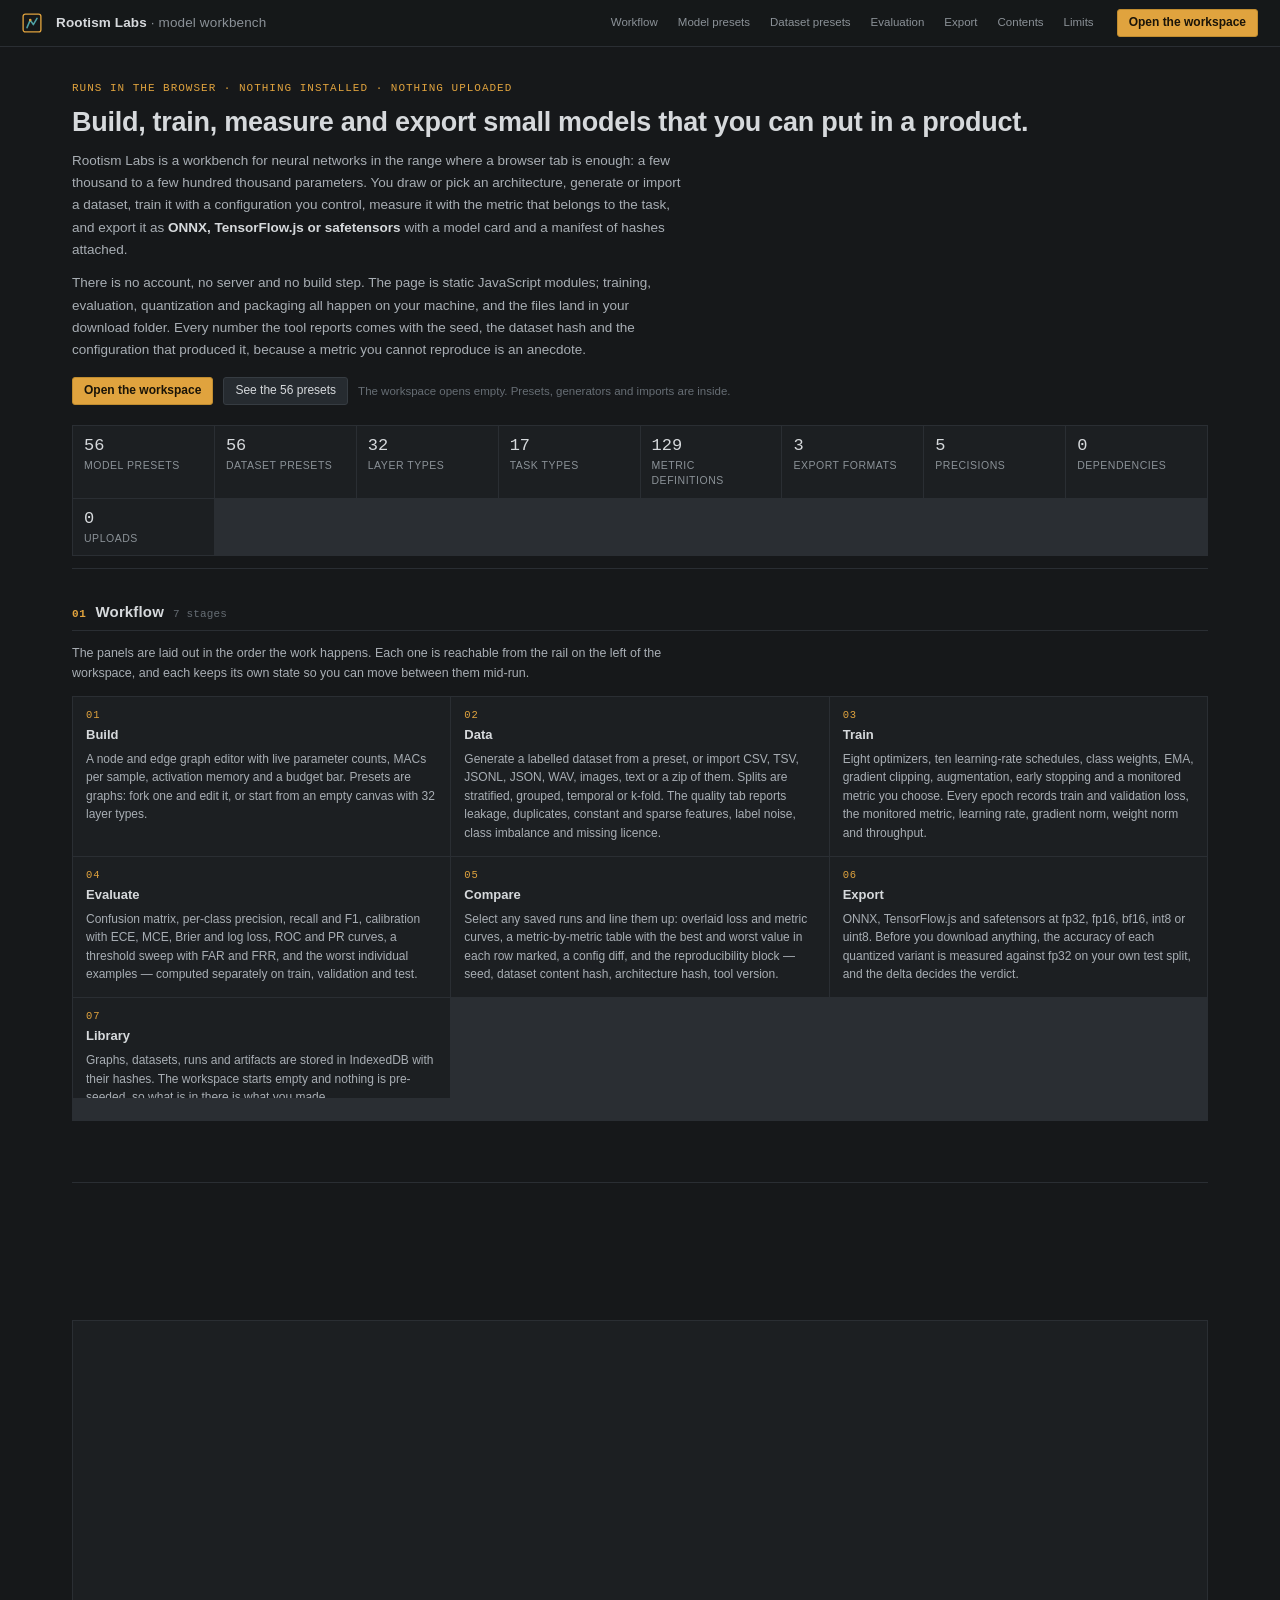
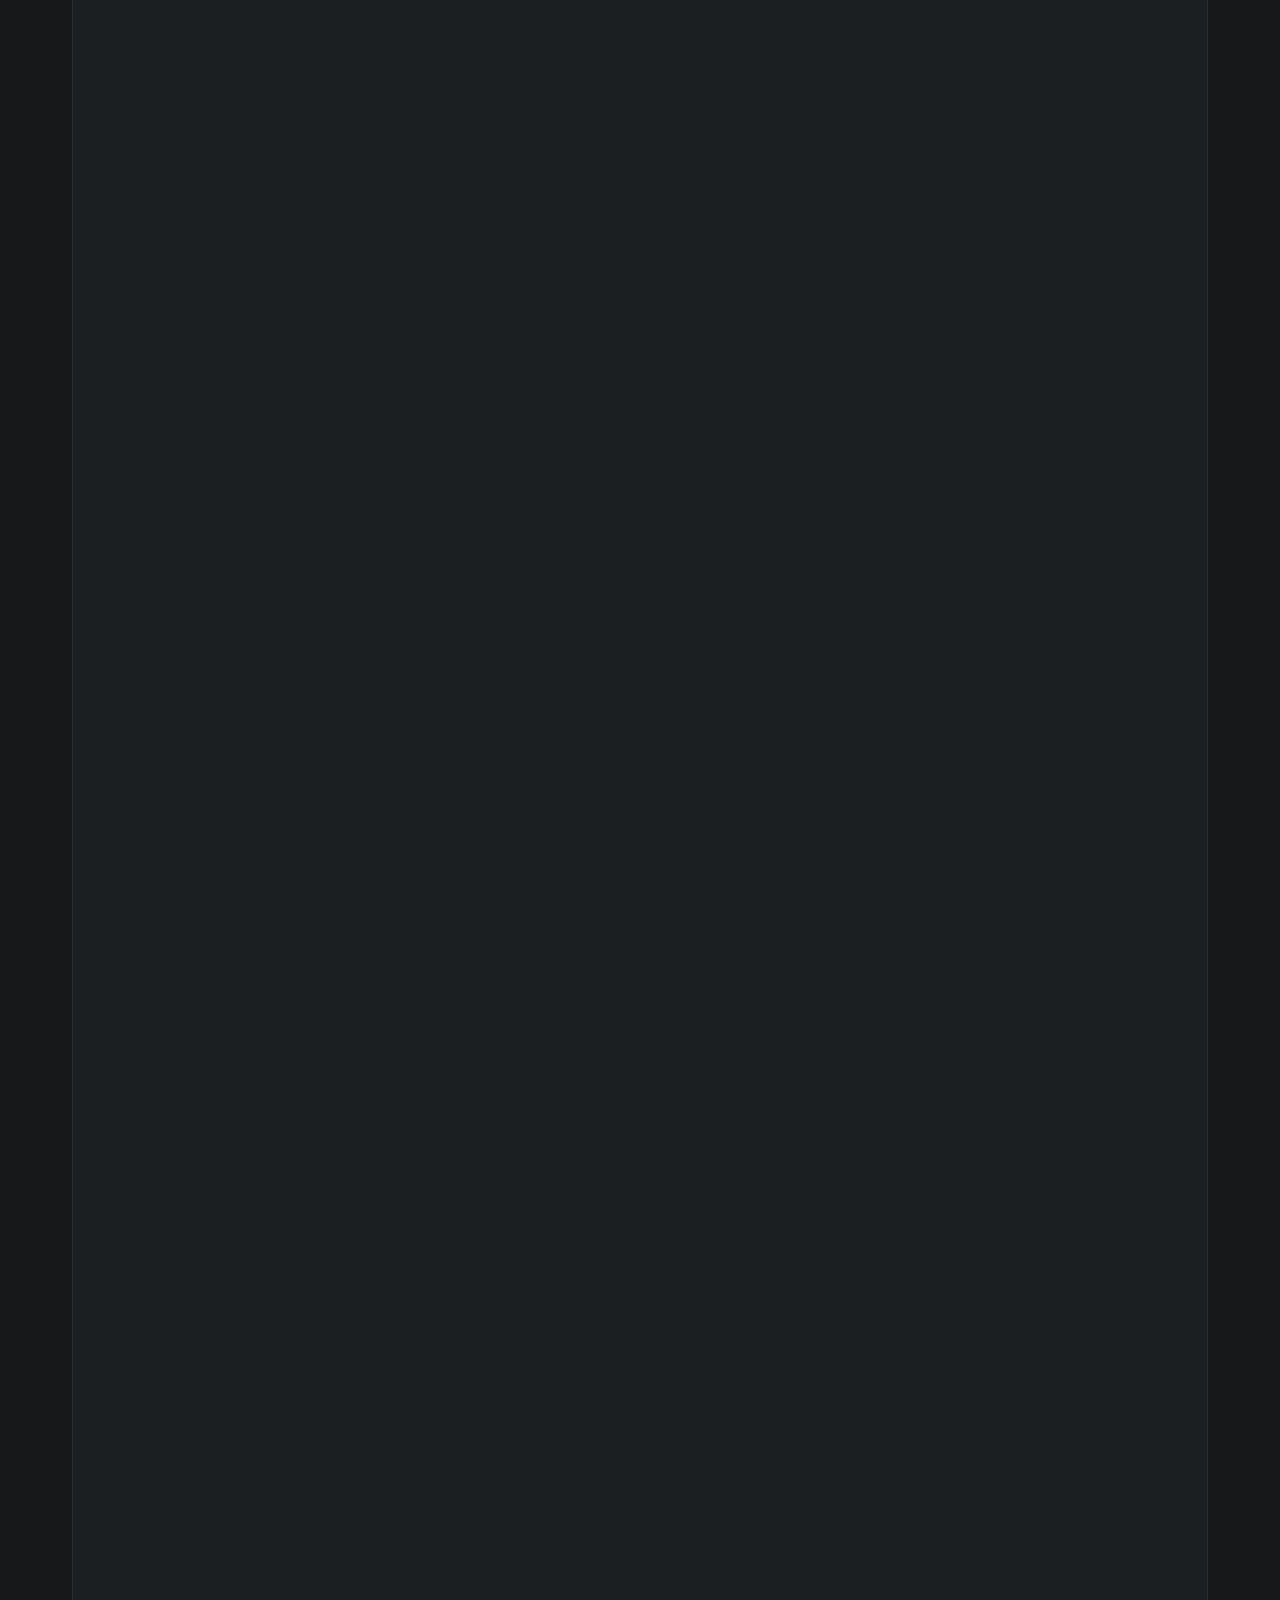
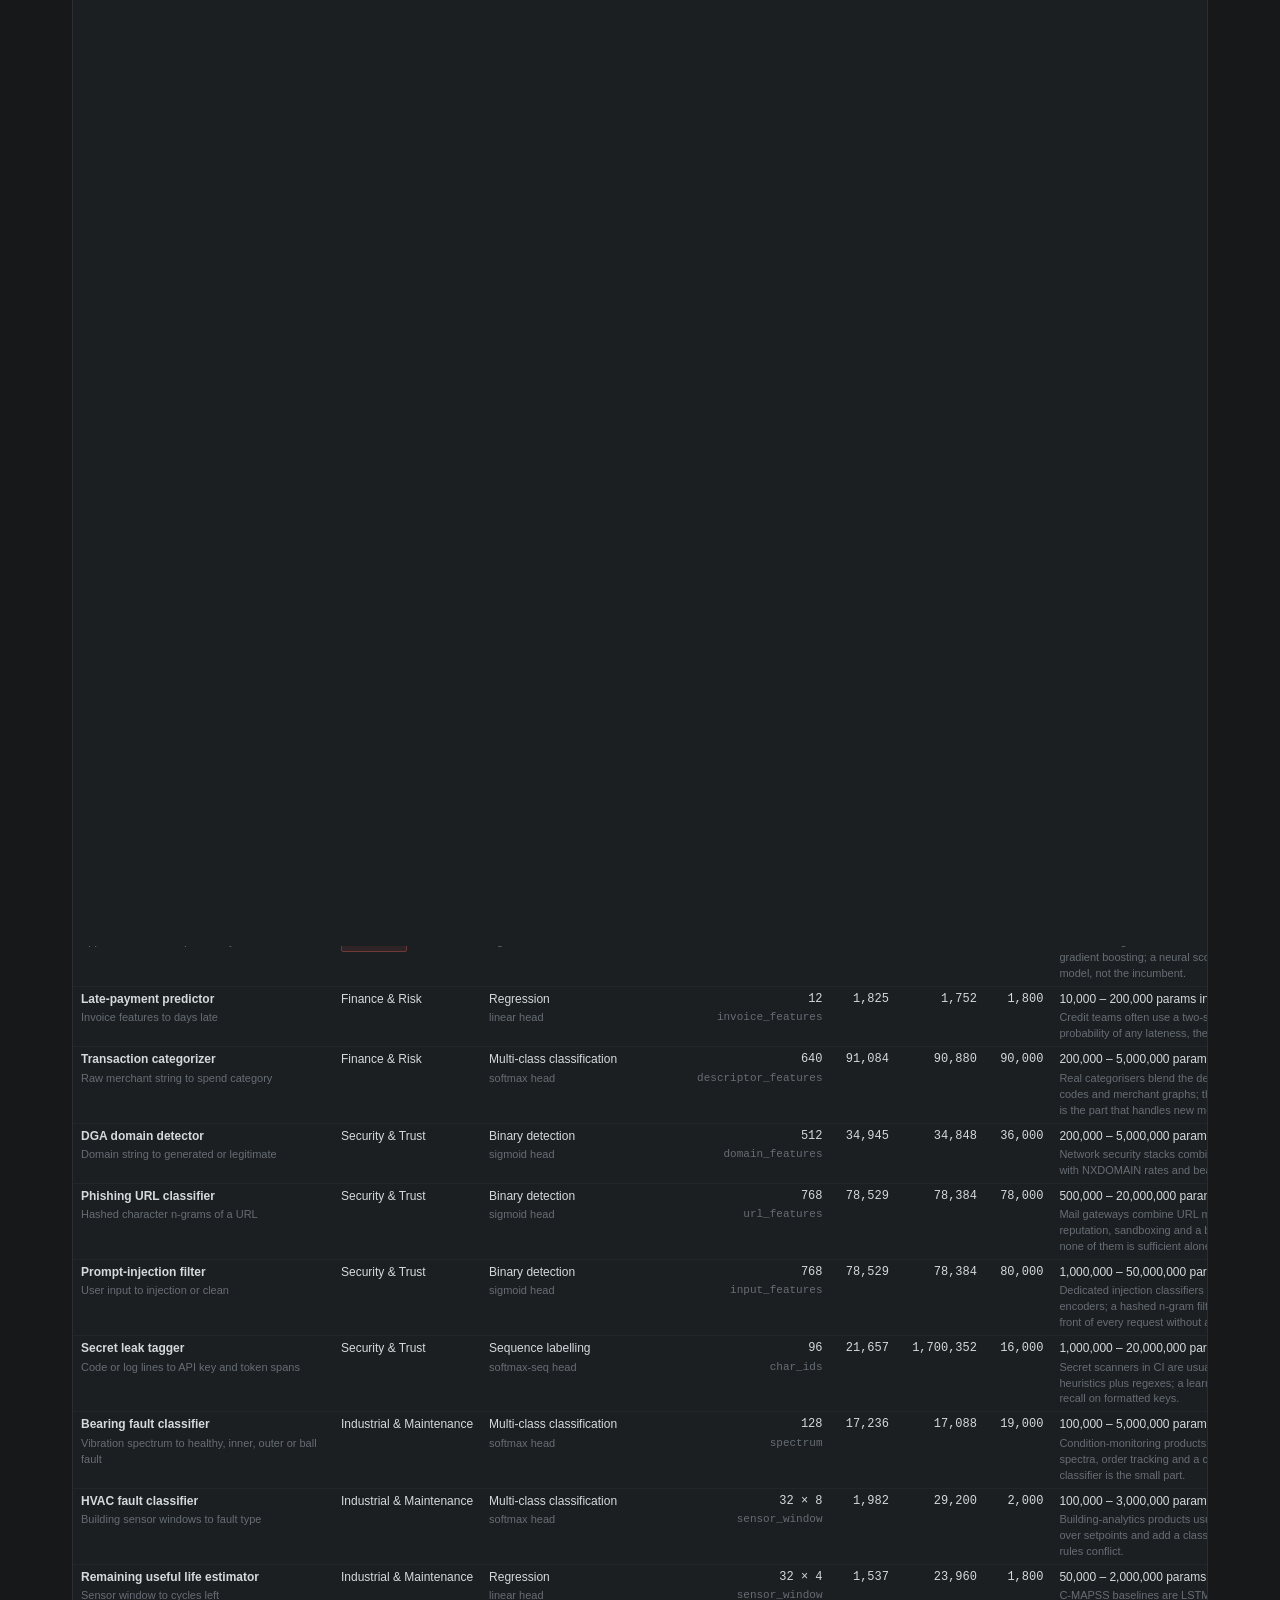
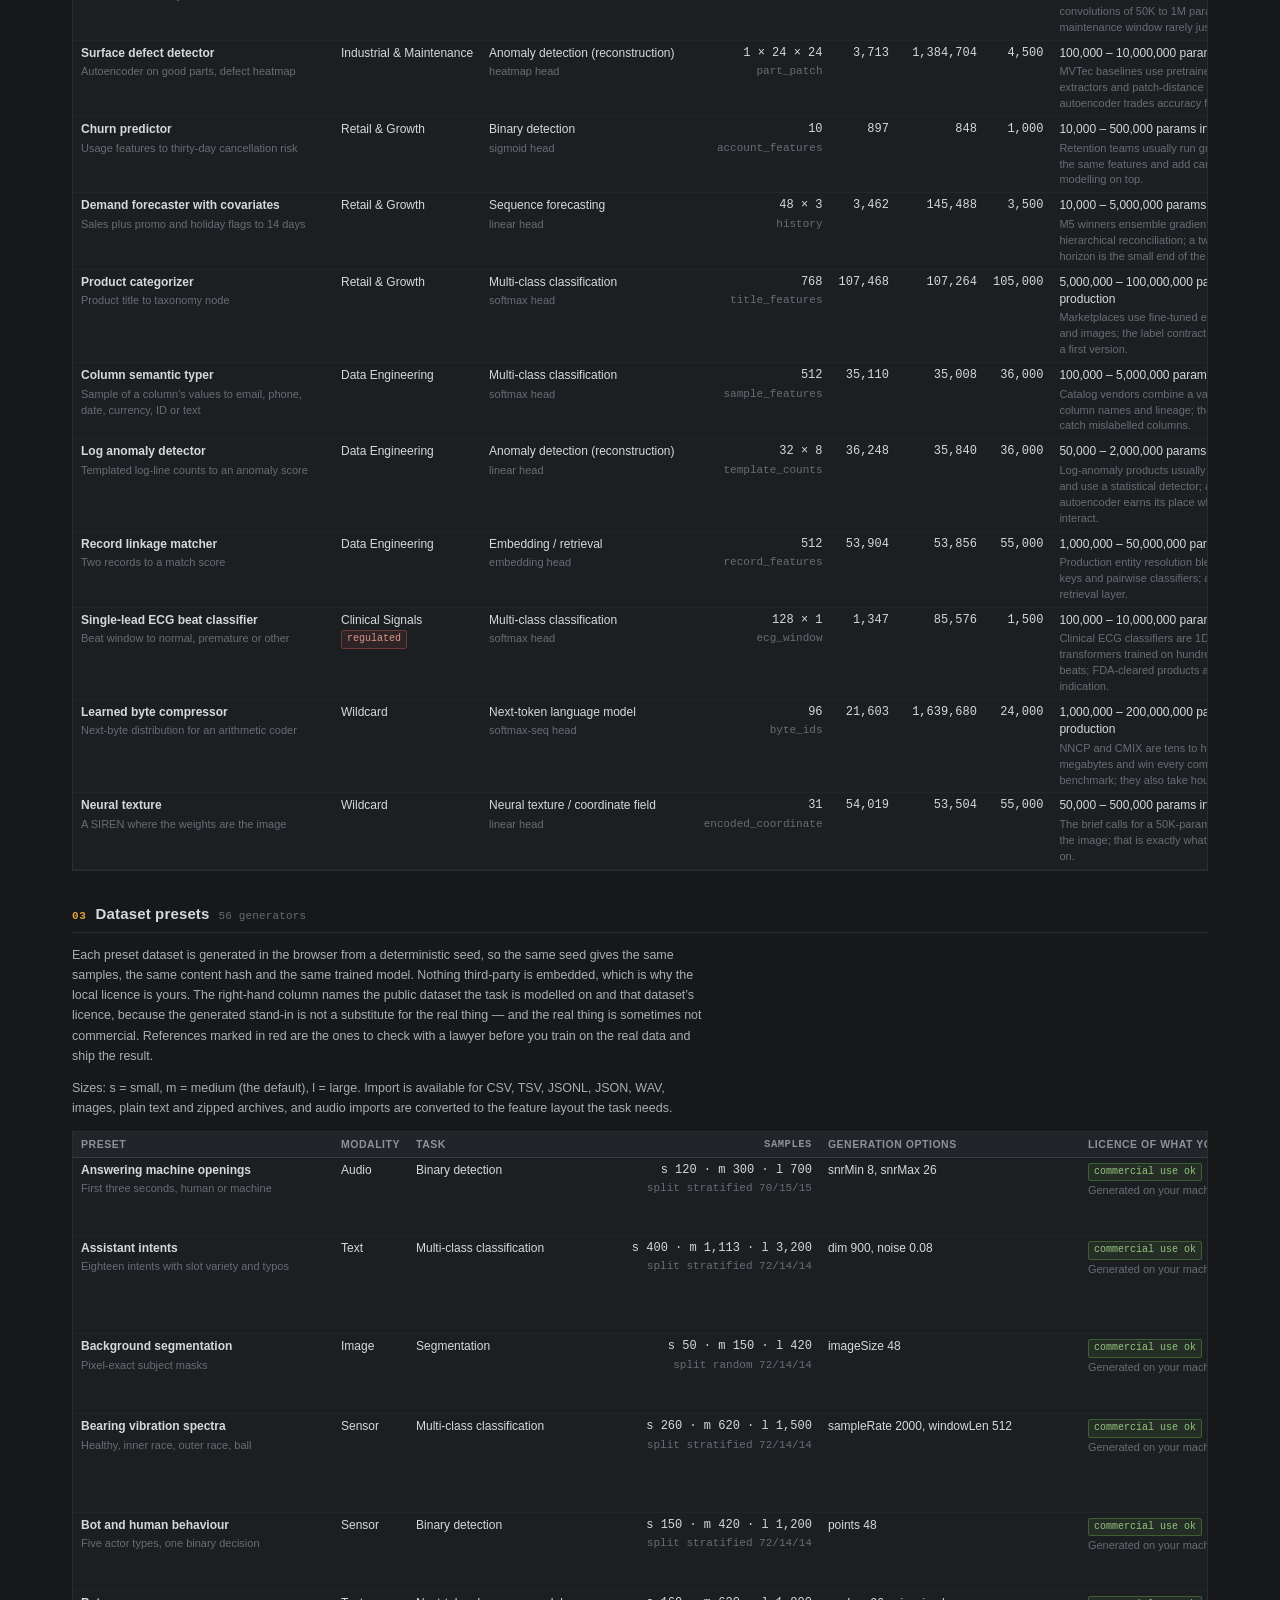
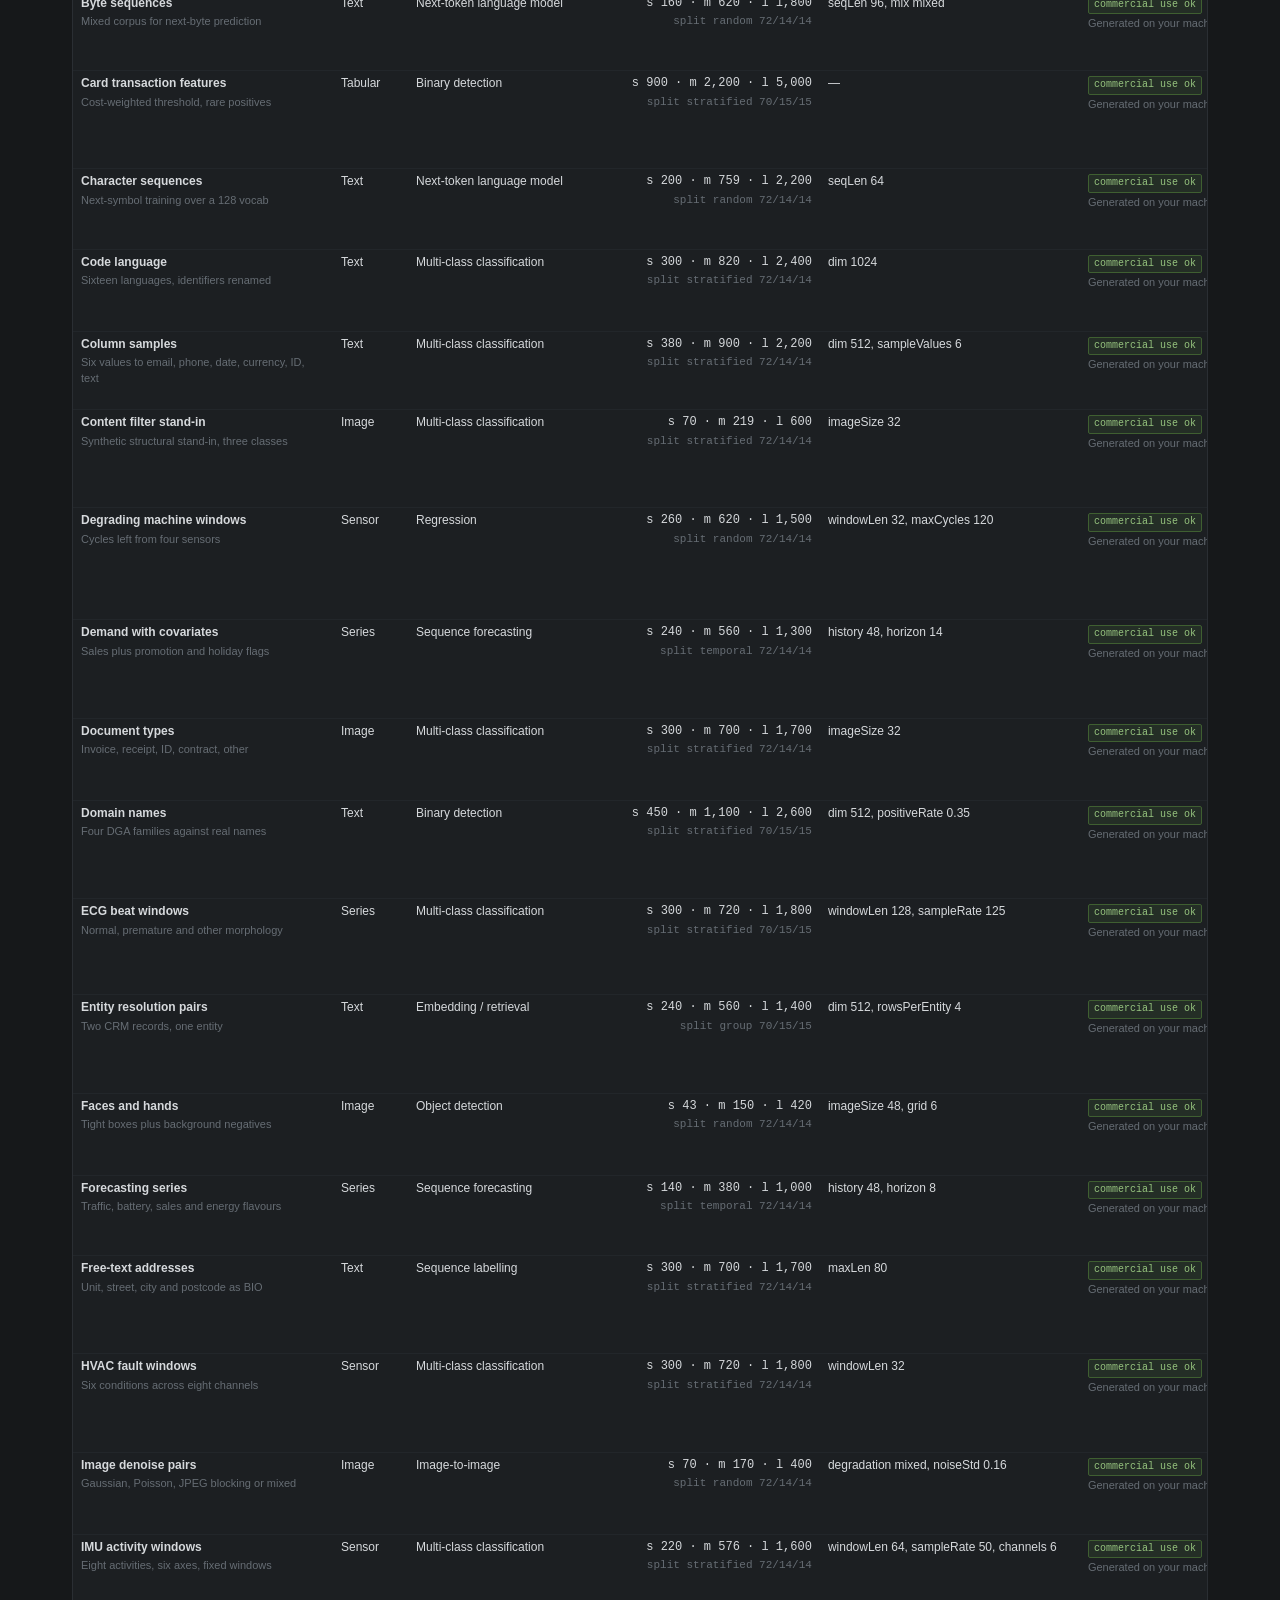
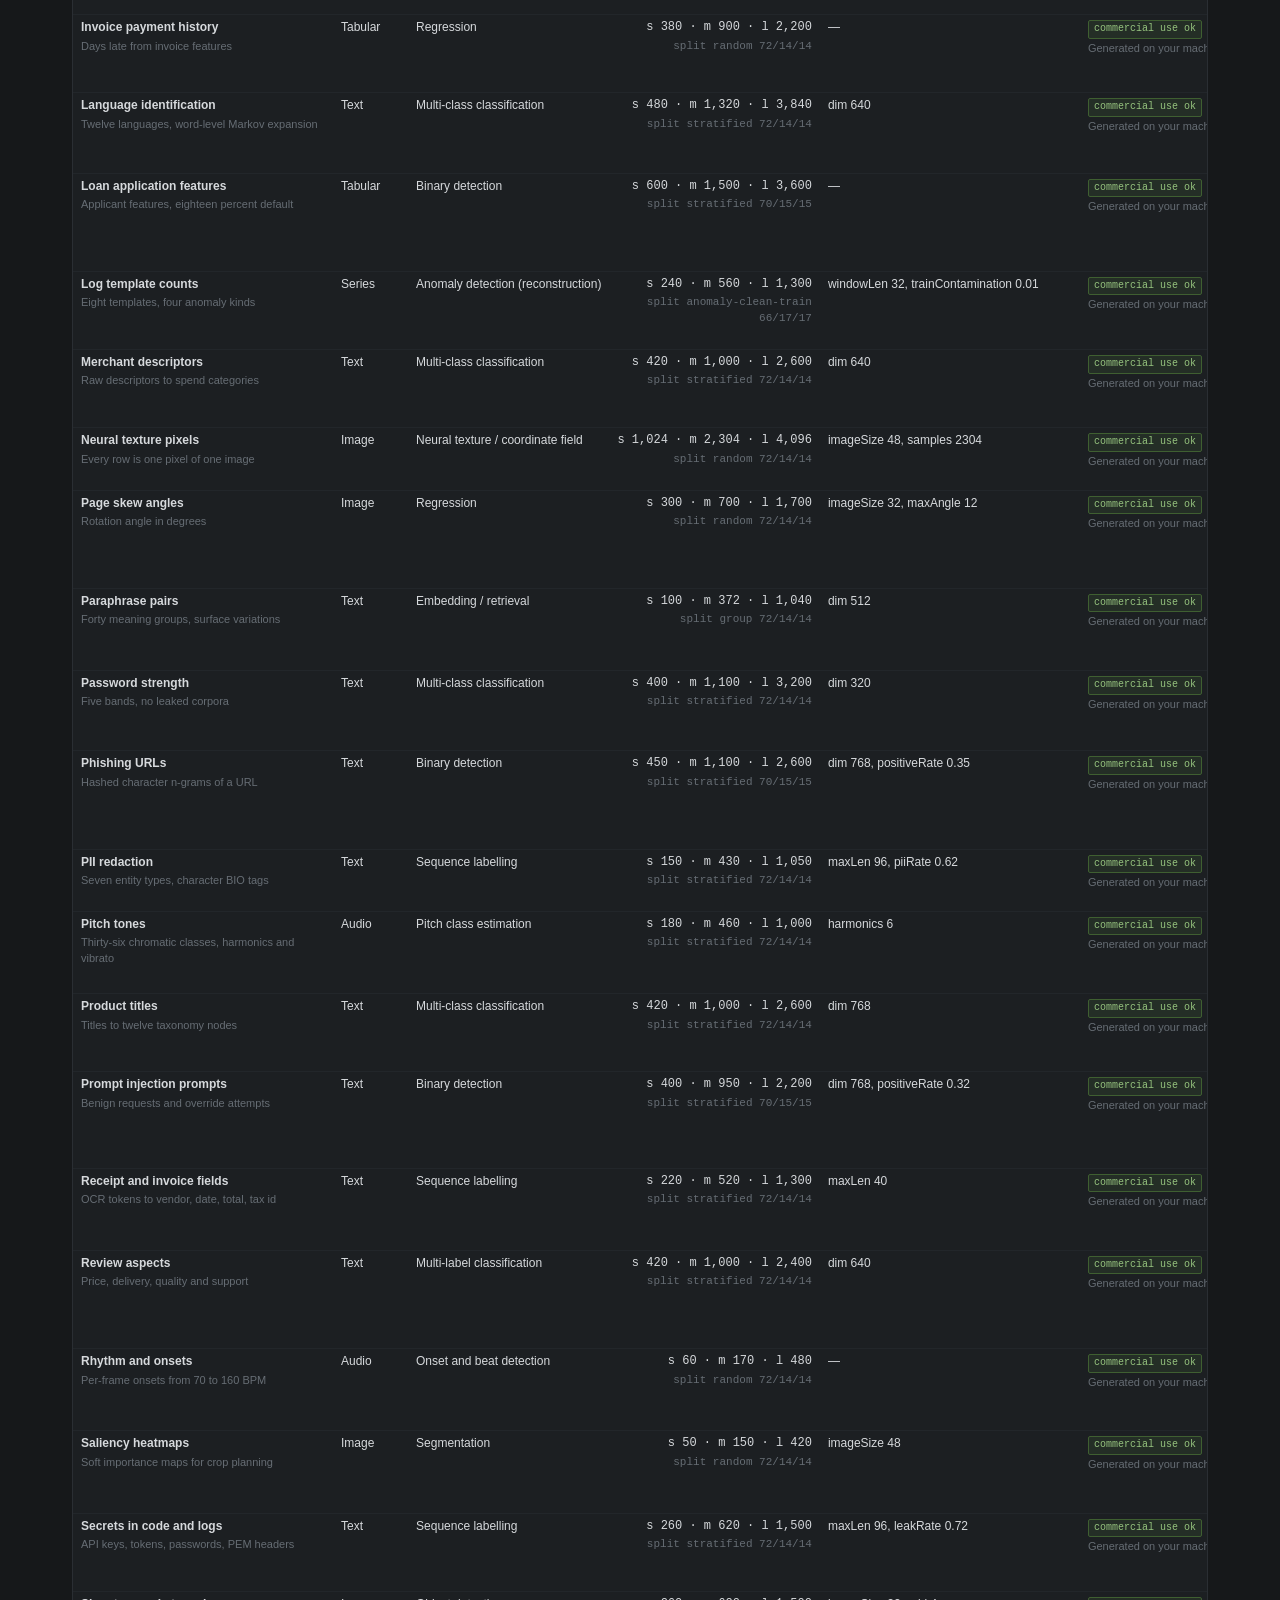
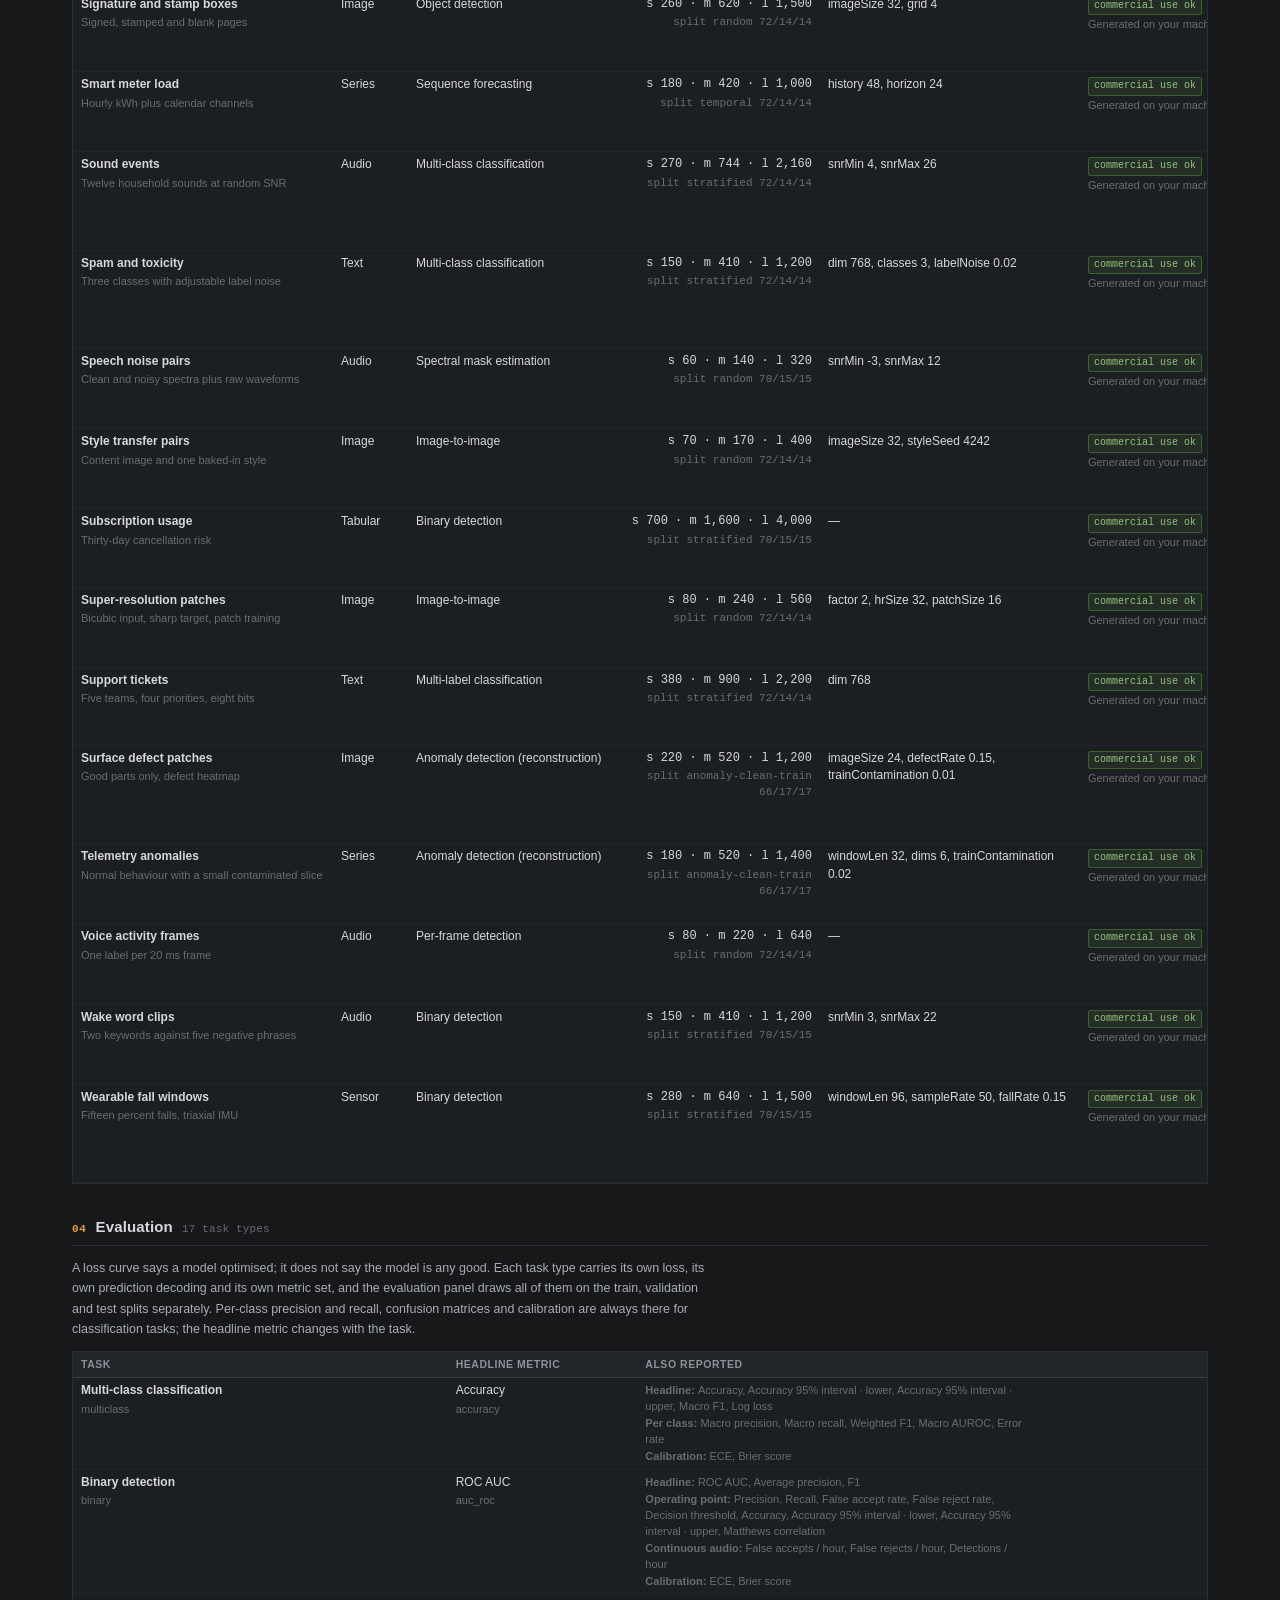
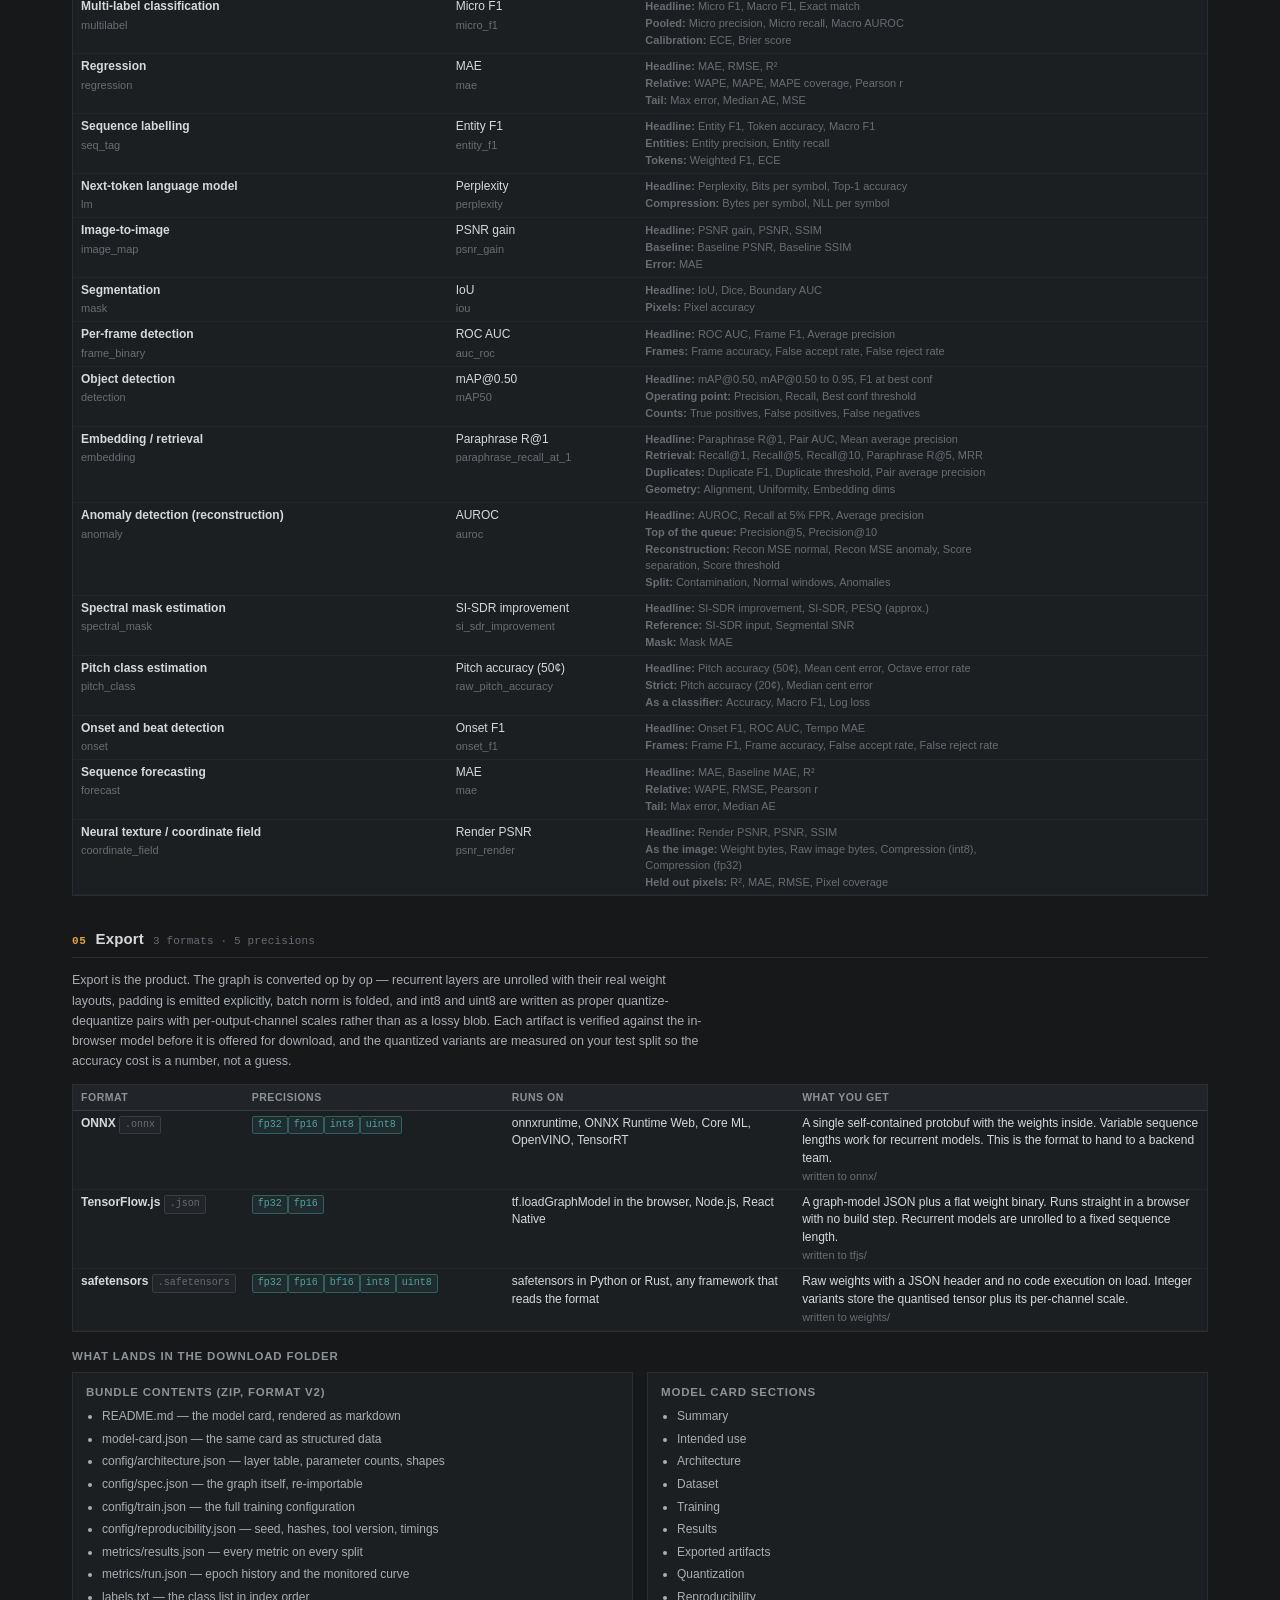
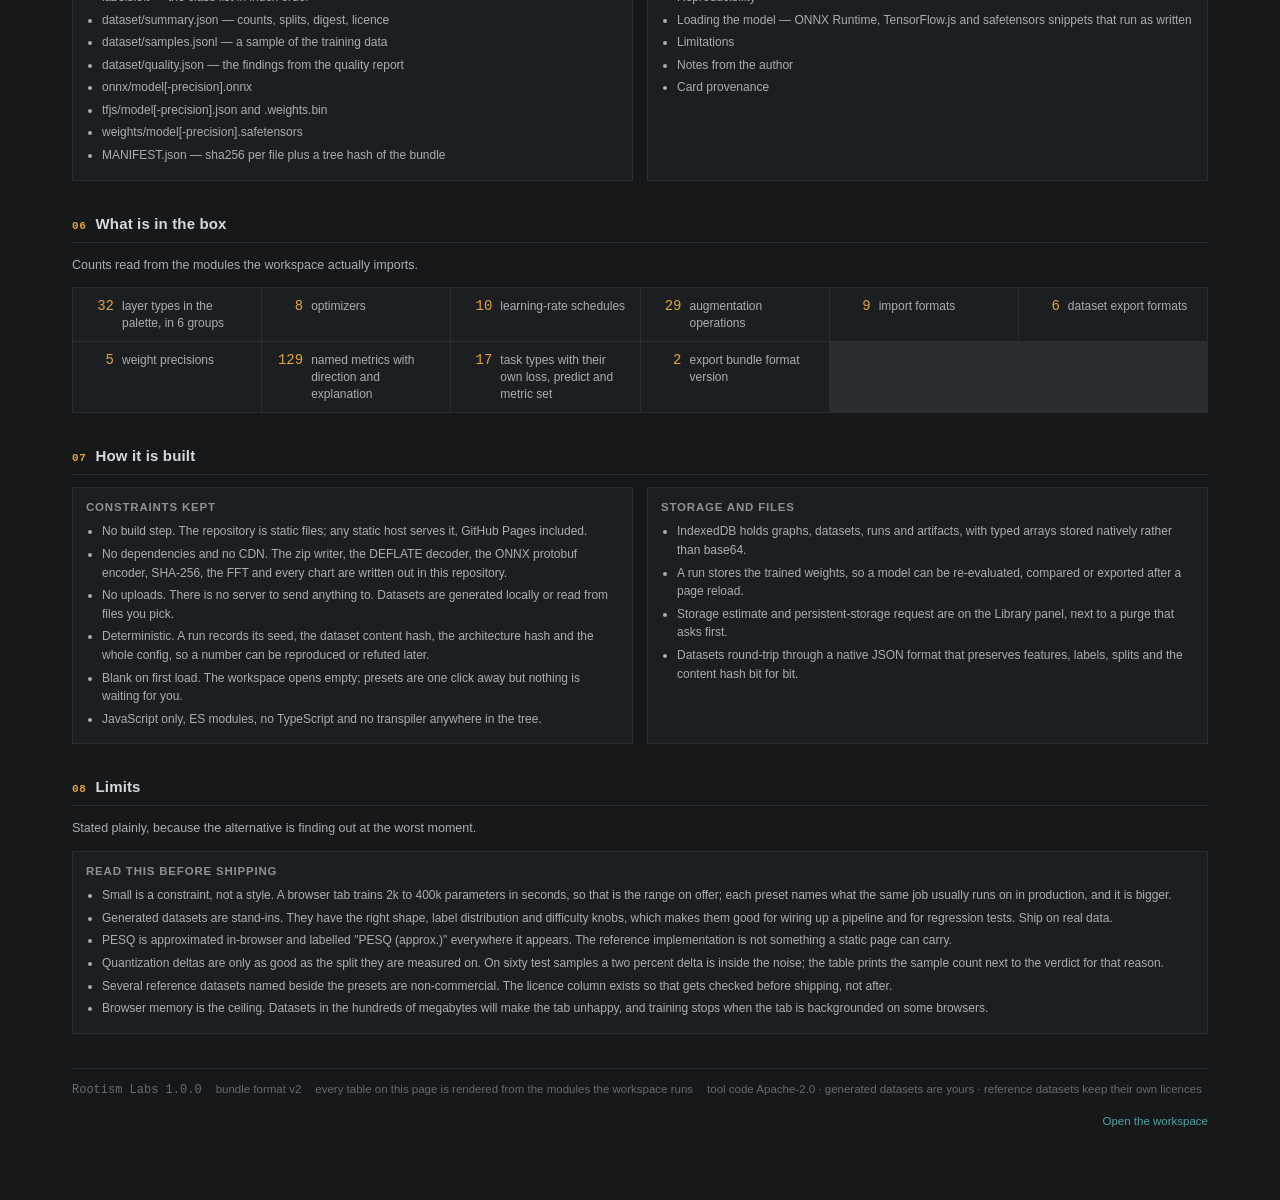
<file: index.html>
<!doctype html>
<html lang="en">
<head>
<meta charset="utf-8">
<meta name="viewport" content="width=device-width, initial-scale=1">
<title>Rootism Labs — build, train and export small models in the browser</title>
<meta name="description" content="A browser workbench for small neural networks: architecture graph editor, dataset presets and generators, training with full configuration, per-task evaluation, run comparison, and export to ONNX, TensorFlow.js and safetensors with int8 and fp16 quantization and a model card.">
<meta name="color-scheme" content="dark">
<link rel="stylesheet" href="assets/css/base.css">
<link rel="stylesheet" href="assets/css/landing.css">
</head>
<body>
<div id="bootmsg" style="padding:40px;font-family:ui-monospace,Menlo,monospace;color:#8b9298">Loading. No build step, no dependencies, no network calls beyond these files.</div>
<main class="landing" id="page"></main>
<script type="module" src="js/landing.js"></script>
</body>
</html>
</file>
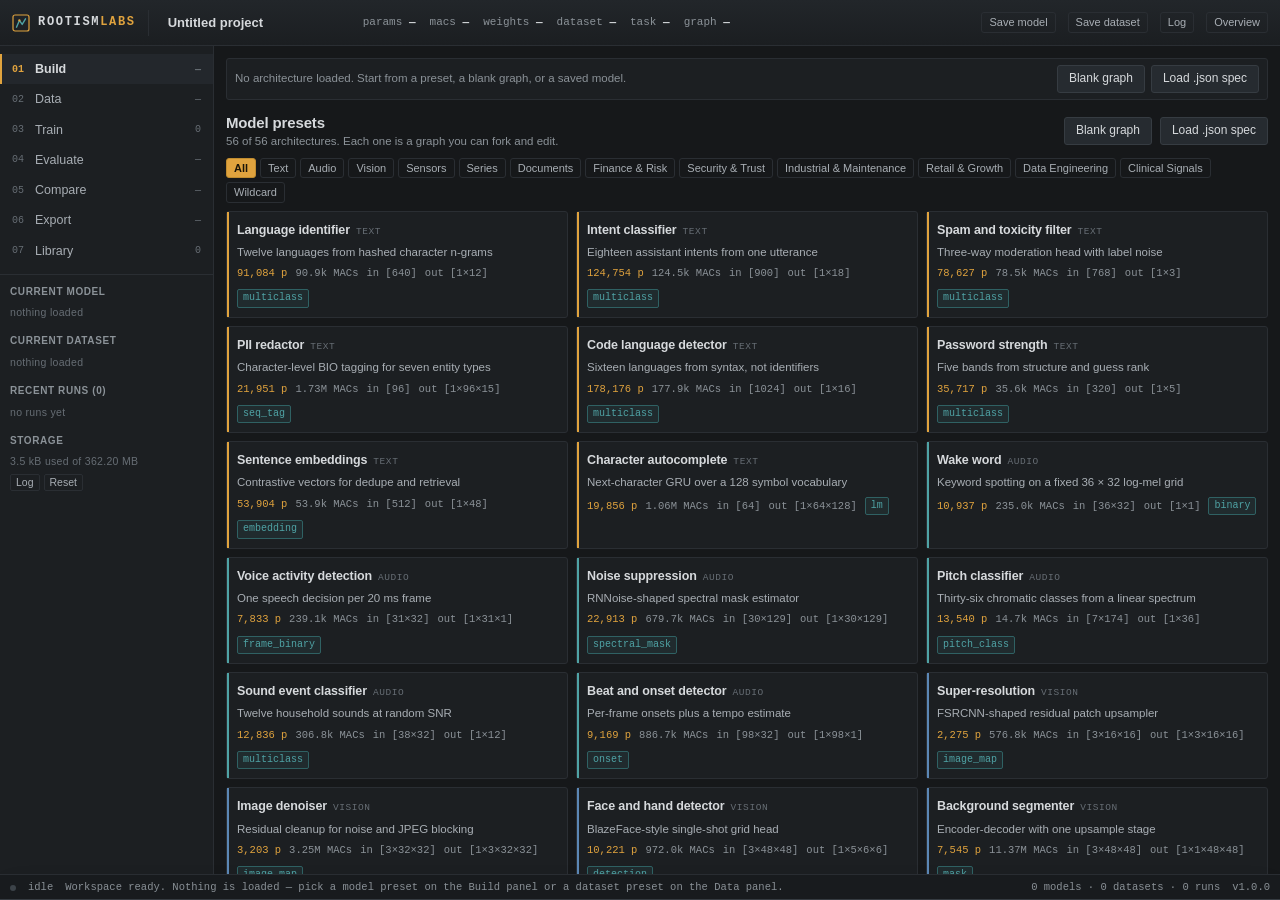
<file: studio.html>
<!doctype html>
<html lang="en">
<head>
<meta charset="utf-8">
<meta name="viewport" content="width=device-width, initial-scale=1">
<title>Rootism Labs — workspace</title>
<meta name="description" content="Build, train, evaluate and export small production models in the browser.">
<link rel="stylesheet" href="assets/css/base.css">
<link rel="stylesheet" href="assets/css/studio.css">
</head>
<body>
<div id="bootmsg" style="padding:40px;font-family:ui-monospace,Menlo,monospace;color:#8b9298">Loading the workspace. First load compiles nothing and downloads nothing; everything is local JavaScript.</div>
<script type="module" src="js/studio.js"></script>
</body>
</html>
</file>
<file: assets/css/base.css>
:root {
  --bg: #16181a;
  --bg-deep: #121416;
  --panel: #1c1f22;
  --panel-2: #212529;
  --panel-3: #262b30;
  --border: #2a2e33;
  --border-2: #363c42;
  --text: #d6d9dc;
  --text-dim: #a8aeb4;
  --muted: #8b9298;
  --faint: #666d74;
  --amber: #e0a33e;
  --amber-dim: #8a6626;
  --teal: #4fa3a5;
  --teal-dim: #2f6163;
  --red: #c9564c;
  --green: #6aa84f;
  --blue: #5b87b5;
  --violet: #8a7bb0;
  --mono: ui-monospace, SFMono-Regular, "SF Mono", Menlo, Consolas, "Liberation Mono", monospace;
  --sans: -apple-system, BlinkMacSystemFont, "Segoe UI", Roboto, "Helvetica Neue", Arial, sans-serif;
  --row-h: 26px;
  --radius: 3px;
}

* { box-sizing: border-box; }

html, body {
  margin: 0;
  padding: 0;
  background: var(--bg);
  color: var(--text);
  font-family: var(--sans);
  font-size: 13px;
  line-height: 1.45;
  -webkit-font-smoothing: antialiased;
}

body { min-height: 100vh; }

a { color: var(--teal); text-decoration: none; }
a:hover { color: var(--amber); text-decoration: underline; }

h1, h2, h3, h4 { margin: 0; font-weight: 600; letter-spacing: -0.01em; }
h1 { font-size: 20px; }
h2 { font-size: 15px; }
h3 { font-size: 13px; }
h4 { font-size: 12px; text-transform: uppercase; letter-spacing: 0.06em; color: var(--muted); font-weight: 600; }

p { margin: 0 0 8px; }
p:last-child { margin-bottom: 0; }

code, kbd, samp, .mono { font-family: var(--mono); font-size: 12px; }

.num { font-family: var(--mono); font-variant-numeric: tabular-nums; }

hr { border: 0; border-top: 1px solid var(--border); margin: 12px 0; }

::selection { background: rgba(224, 163, 62, 0.28); }

::-webkit-scrollbar { width: 10px; height: 10px; }
::-webkit-scrollbar-track { background: var(--bg-deep); }
::-webkit-scrollbar-thumb { background: #343a40; border: 2px solid var(--bg-deep); border-radius: 6px; }
::-webkit-scrollbar-thumb:hover { background: #454c53; }

.row { display: flex; align-items: center; gap: 8px; }
.row.wrap { flex-wrap: wrap; }
.row.top { align-items: flex-start; }
.row.between { justify-content: space-between; }
.row.end { justify-content: flex-end; }
.row.grow { flex: 1 1 auto; min-width: 0; }
.col { display: flex; flex-direction: column; gap: 8px; }
.col.grow { flex: 1 1 auto; min-height: 0; }
.spacer { flex: 1 1 auto; }
.gap4 { gap: 4px; } .gap6 { gap: 6px; } .gap12 { gap: 12px; } .gap16 { gap: 16px; }
.mt4 { margin-top: 4px; } .mt8 { margin-top: 8px; } .mt12 { margin-top: 12px; } .mt16 { margin-top: 16px; }
.mb4 { margin-bottom: 4px; } .mb8 { margin-bottom: 8px; } .mb12 { margin-bottom: 12px; }
.hidden { display: none !important; }
.dim { color: var(--muted); }
.faint { color: var(--faint); }
.small { font-size: 11.5px; }
.tiny { font-size: 10.5px; letter-spacing: 0.03em; }
.bold { font-weight: 600; }
.right { text-align: right; }
.center { text-align: center; }
.ell { overflow: hidden; text-overflow: ellipsis; white-space: nowrap; }
.upper { text-transform: uppercase; letter-spacing: 0.07em; }
.amber { color: var(--amber); }
.teal { color: var(--teal); }
.red { color: var(--red); }
.green { color: var(--green); }
.blue { color: var(--blue); }

button, .btn {
  font-family: var(--sans);
  font-size: 12px;
  color: var(--text);
  background: var(--panel-3);
  border: 1px solid var(--border-2);
  border-radius: var(--radius);
  padding: 5px 11px;
  cursor: pointer;
  line-height: 1.3;
  white-space: nowrap;
  transition: background 90ms linear, border-color 90ms linear, color 90ms linear;
}
button:hover, .btn:hover { background: #2f353b; border-color: #454c53; }
button:active, .btn:active { background: #23282d; }
button:disabled, .btn:disabled { opacity: 0.42; cursor: not-allowed; }
button:focus-visible, .btn:focus-visible, input:focus-visible, select:focus-visible, textarea:focus-visible {
  outline: 1px solid var(--amber);
  outline-offset: 1px;
}
button.primary, .btn.primary { background: var(--amber); border-color: #c08c2f; color: #1a1408; font-weight: 600; }
button.primary:hover { background: #eeb252; }
button.teal, .btn.teal { background: var(--teal-dim); border-color: #3d7a7c; color: #dcecec; }
button.teal:hover { background: #387375; }
button.danger, .btn.danger { background: #4a2a27; border-color: #6d3a35; color: #f0cfcb; }
button.danger:hover { background: #5c332f; }
button.ghost, .btn.ghost { background: transparent; border-color: var(--border); color: var(--text-dim); }
button.ghost:hover { background: var(--panel-2); color: var(--text); }
button.sm, .btn.sm { padding: 2px 7px; font-size: 11px; }
button.xs, .btn.xs { padding: 1px 5px; font-size: 10.5px; border-radius: 2px; }

input[type=text], input[type=number], input[type=search], input[type=url], select, textarea {
  font-family: var(--sans);
  font-size: 12px;
  color: var(--text);
  background: var(--bg-deep);
  border: 1px solid var(--border-2);
  border-radius: var(--radius);
  padding: 4px 7px;
  min-width: 0;
}
input[type=number], .mono-input { font-family: var(--mono); }
input:focus, select:focus, textarea:focus { border-color: var(--teal-dim); background: #101315; }
input:disabled, select:disabled, textarea:disabled { opacity: 0.45; }
textarea { resize: vertical; line-height: 1.5; }
select { cursor: pointer; padding-right: 20px; }

input[type=range] {
  -webkit-appearance: none;
  appearance: none;
  height: 16px;
  background: transparent;
  cursor: pointer;
}
input[type=range]::-webkit-slider-runnable-track { height: 3px; background: var(--border-2); border-radius: 2px; }
input[type=range]::-webkit-slider-thumb {
  -webkit-appearance: none;
  width: 11px; height: 11px; margin-top: -4px;
  background: var(--amber); border-radius: 50%; border: 0;
}
input[type=range]::-moz-range-track { height: 3px; background: var(--border-2); border-radius: 2px; }
input[type=range]::-moz-range-thumb { width: 11px; height: 11px; background: var(--amber); border: 0; border-radius: 50%; }

input[type=checkbox], input[type=radio] {
  -webkit-appearance: none;
  appearance: none;
  width: 13px; height: 13px;
  margin: 0;
  border: 1px solid var(--border-2);
  background: var(--bg-deep);
  cursor: pointer;
  position: relative;
  flex: 0 0 auto;
  vertical-align: -2px;
}
input[type=radio] { border-radius: 50%; }
input[type=checkbox] { border-radius: 2px; }
input[type=checkbox]:checked { background: var(--amber); border-color: var(--amber); }
input[type=checkbox]:checked::after {
  content: "";
  position: absolute;
  left: 3px; top: 0px;
  width: 4px; height: 8px;
  border: solid #1a1408;
  border-width: 0 2px 2px 0;
  transform: rotate(42deg);
}
input[type=radio]:checked { background: var(--bg-deep); border-color: var(--amber); }
input[type=radio]:checked::after {
  content: "";
  position: absolute;
  left: 2px; top: 2px;
  width: 7px; height: 7px;
  background: var(--amber);
  border-radius: 50%;
}

label.field { display: flex; flex-direction: column; gap: 3px; min-width: 0; }
label.field > span.lbl { font-size: 10.5px; text-transform: uppercase; letter-spacing: 0.06em; color: var(--muted); }
label.inline { display: inline-flex; align-items: center; gap: 6px; cursor: pointer; }
label.inline input { cursor: pointer; }

.panel {
  background: var(--panel);
  border: 1px solid var(--border);
  border-radius: var(--radius);
}
.panel > header, .panel-head {
  display: flex;
  align-items: center;
  gap: 8px;
  padding: 7px 10px;
  border-bottom: 1px solid var(--border);
  background: linear-gradient(180deg, #20242800, #202428);
}
.panel-head h3 { font-size: 12px; text-transform: uppercase; letter-spacing: 0.07em; color: var(--text-dim); }
.panel-body { padding: 10px; }
.panel-body.tight { padding: 6px 8px; }
.panel-body.flush { padding: 0; }

.section-title {
  font-size: 10.5px;
  text-transform: uppercase;
  letter-spacing: 0.09em;
  color: var(--muted);
  border-bottom: 1px solid var(--border);
  padding-bottom: 4px;
  margin-bottom: 8px;
  display: flex;
  align-items: baseline;
  gap: 8px;
}
.section-title .count { color: var(--faint); font-family: var(--mono); letter-spacing: 0; }

table.data { width: 100%; border-collapse: collapse; font-size: 12px; }
table.data th {
  text-align: left;
  font-weight: 600;
  font-size: 10.5px;
  text-transform: uppercase;
  letter-spacing: 0.05em;
  color: var(--muted);
  padding: 5px 8px;
  border-bottom: 1px solid var(--border-2);
  background: var(--panel-2);
  position: sticky;
  top: 0;
  z-index: 1;
  white-space: nowrap;
}
table.data td { padding: 4px 8px; border-bottom: 1px solid #22262a; vertical-align: top; }
table.data tr:hover td { background: #20242a; }
table.data td.n, table.data th.n { text-align: right; font-family: var(--mono); font-variant-numeric: tabular-nums; }
table.data.compact td, table.data.compact th { padding: 2px 6px; }
table.data tr.selected td { background: #2b2a22; box-shadow: inset 2px 0 0 var(--amber); }

.badge {
  display: inline-block;
  font-family: var(--mono);
  font-size: 10px;
  padding: 1px 5px;
  border-radius: 2px;
  border: 1px solid var(--border-2);
  color: var(--text-dim);
  background: var(--panel-2);
  white-space: nowrap;
}
.badge.amber { color: var(--amber); border-color: var(--amber-dim); background: rgba(224, 163, 62, 0.09); }
.badge.teal { color: var(--teal); border-color: var(--teal-dim); background: rgba(79, 163, 165, 0.09); }
.badge.red { color: #e0938c; border-color: #6d3a35; background: rgba(201, 86, 76, 0.11); }
.badge.green { color: #96c47f; border-color: #3f5f31; background: rgba(106, 168, 79, 0.11); }
.badge.blue { color: #93b4d6; border-color: #37536f; background: rgba(91, 135, 181, 0.11); }
.badge.plain { color: var(--faint); }

.chip {
  display: inline-flex;
  align-items: center;
  gap: 5px;
  padding: 2px 8px;
  border: 1px solid var(--border-2);
  border-radius: 11px;
  background: var(--panel-2);
  font-size: 11px;
  color: var(--text-dim);
  cursor: default;
}
.chip.clickable { cursor: pointer; }
.chip.clickable:hover { border-color: var(--teal-dim); color: var(--text); }
.chip.on { border-color: var(--amber-dim); background: rgba(224, 163, 62, 0.12); color: var(--amber); }

.tabs { display: flex; gap: 0; border-bottom: 1px solid var(--border); }
.tabs button {
  background: transparent;
  border: 0;
  border-bottom: 2px solid transparent;
  border-radius: 0;
  color: var(--muted);
  padding: 7px 12px;
  font-size: 12px;
}
.tabs button:hover { color: var(--text); background: #1f2327; }
.tabs button.on { color: var(--amber); border-bottom-color: var(--amber); background: #20232700; }

.progress { height: 5px; background: var(--bg-deep); border: 1px solid var(--border); border-radius: 3px; overflow: hidden; }
.progress > i { display: block; height: 100%; background: var(--amber); transition: width 120ms linear; }
.progress.teal > i { background: var(--teal); }
.progress.thin { height: 3px; border: 0; }

.meter { display: flex; align-items: center; gap: 6px; }
.meter .bar { flex: 1 1 auto; height: 6px; background: var(--bg-deep); border: 1px solid var(--border); position: relative; border-radius: 2px; }
.meter .bar > i { position: absolute; left: 0; top: 0; bottom: 0; background: var(--teal); }
.meter .bar > u { position: absolute; top: -3px; bottom: -3px; width: 1px; background: var(--amber); }

.kv { display: grid; grid-template-columns: minmax(90px, auto) 1fr; gap: 3px 10px; font-size: 12px; }
.kv dt { color: var(--muted); }
.kv dd { margin: 0; font-family: var(--mono); font-variant-numeric: tabular-nums; overflow-wrap: anywhere; }

.log {
  font-family: var(--mono);
  font-size: 11.5px;
  line-height: 1.5;
  background: var(--bg-deep);
  border: 1px solid var(--border);
  border-radius: var(--radius);
  padding: 6px 8px;
  overflow: auto;
}
.log .line { white-space: pre-wrap; word-break: break-word; }
.log .t { color: var(--faint); }
.log .lvl-info { color: var(--text-dim); }
.log .lvl-warn { color: var(--amber); }
.log .lvl-error { color: #e0938c; }
.log .lvl-ok { color: #96c47f; }

.callout {
  border: 1px solid var(--border-2);
  border-left: 3px solid var(--teal);
  background: var(--panel-2);
  padding: 8px 10px;
  border-radius: var(--radius);
  font-size: 12px;
  color: var(--text-dim);
}
.callout.warn { border-left-color: var(--amber); }
.callout.bad { border-left-color: var(--red); }
.callout.good { border-left-color: var(--green); }
.callout strong { color: var(--text); }

.scroll { overflow: auto; }
.scroll.y { overflow-x: hidden; }
.scroll.x { overflow-y: hidden; }

canvas { display: block; }

.dropzone {
  border: 1px dashed var(--border-2);
  border-radius: var(--radius);
  padding: 18px;
  text-align: center;
  color: var(--muted);
  background: #181b1e;
  cursor: pointer;
}
.dropzone.over { border-color: var(--amber); background: rgba(224, 163, 62, 0.06); color: var(--text); }

.grid-auto { display: grid; gap: 8px; grid-template-columns: repeat(auto-fill, minmax(220px, 1fr)); }
.grid-2 { display: grid; gap: 10px; grid-template-columns: 1fr 1fr; }
.grid-3 { display: grid; gap: 10px; grid-template-columns: repeat(3, 1fr); }

.stat { border: 1px solid var(--border); background: var(--panel-2); border-radius: var(--radius); padding: 7px 9px; }
.stat .k { font-size: 10px; text-transform: uppercase; letter-spacing: 0.07em; color: var(--muted); }
.stat .v { font-family: var(--mono); font-size: 17px; font-variant-numeric: tabular-nums; color: var(--text); line-height: 1.25; }
.stat .v.amber { color: var(--amber); }
.stat .v.teal { color: var(--teal); }
.stat .s { font-size: 10.5px; color: var(--faint); }

.sep { height: 1px; background: var(--border); margin: 8px 0; }
.vsep { width: 1px; align-self: stretch; background: var(--border); }

.tooltip-host { position: relative; }
.tooltip {
  position: fixed;
  z-index: 900;
  max-width: 340px;
  background: #101315;
  border: 1px solid var(--border-2);
  border-radius: var(--radius);
  padding: 6px 8px;
  font-size: 11.5px;
  color: var(--text-dim);
  box-shadow: 0 6px 22px rgba(0, 0, 0, 0.55);
  pointer-events: none;
}
.tooltip b { color: var(--text); }

.modal-back {
  position: fixed;
  inset: 0;
  background: rgba(8, 9, 10, 0.72);
  display: flex;
  align-items: center;
  justify-content: center;
  z-index: 800;
  padding: 24px;
}
.modal {
  background: var(--panel);
  border: 1px solid var(--border-2);
  border-radius: 4px;
  box-shadow: 0 18px 60px rgba(0, 0, 0, 0.6);
  max-width: 900px;
  width: 100%;
  max-height: 88vh;
  display: flex;
  flex-direction: column;
}
.modal > header { padding: 10px 14px; border-bottom: 1px solid var(--border); display: flex; align-items: center; gap: 10px; }
.modal > .body { padding: 14px; overflow: auto; }
.modal > footer { padding: 10px 14px; border-top: 1px solid var(--border); display: flex; gap: 8px; justify-content: flex-end; }

.sr { position: absolute; width: 1px; height: 1px; overflow: hidden; clip: rect(0 0 0 0); white-space: nowrap; }
</file>
<file: assets/css/landing.css>
.landing {
  max-width: 1180px;
  margin: 0 auto;
  padding: 0 22px 70px;
}

.topbar {
  position: sticky;
  top: 0;
  z-index: 20;
  display: flex;
  align-items: center;
  gap: 14px;
  padding: 9px 22px;
  background: rgba(22, 24, 26, 0.96);
  border-bottom: 1px solid var(--border);
}

.topbar .wordmark {
  font-size: 13.5px;
  font-weight: 600;
  letter-spacing: 0.01em;
  color: var(--text);
}

.topbar .wordmark span { color: var(--muted); font-weight: 400; }

.topbar nav {
  display: flex;
  gap: 2px;
  flex-wrap: wrap;
  margin-left: 8px;
}

.topbar nav a {
  padding: 3px 8px;
  font-size: 11.5px;
  color: var(--muted);
  border: 1px solid transparent;
  border-radius: 3px;
}

.topbar nav a:hover {
  color: var(--text);
  border-color: var(--border);
  background: #20242a;
  text-decoration: none;
}

.hero {
  padding: 34px 0 6px;
  border-bottom: 1px solid var(--border);
}

.hero h1 {
  font-size: 27px;
  line-height: 1.2;
  font-weight: 600;
  letter-spacing: -0.01em;
  margin-bottom: 12px;
}

.hero .kicker {
  font-family: var(--mono);
  font-size: 11px;
  letter-spacing: 0.09em;
  text-transform: uppercase;
  color: var(--amber);
  margin-bottom: 9px;
}

.hero p {
  max-width: 82ch;
  font-size: 13.5px;
  line-height: 1.65;
  color: var(--text-dim);
  margin-bottom: 11px;
}

.hero p strong { color: var(--text); font-weight: 600; }

.cta-row {
  display: flex;
  align-items: center;
  gap: 10px;
  flex-wrap: wrap;
  margin: 16px 0 20px;
}

.cta-row .hint { font-size: 11.5px; color: var(--faint); }

.facts {
  display: grid;
  grid-template-columns: repeat(auto-fit, minmax(126px, 1fr));
  gap: 1px;
  background: var(--border);
  border: 1px solid var(--border);
  margin-bottom: 6px;
}

.facts .fact {
  background: var(--panel);
  padding: 9px 11px;
}

.facts .fact .v {
  font-family: var(--mono);
  font-size: 17px;
  color: var(--text);
  font-variant-numeric: tabular-nums;
  line-height: 1.25;
}

.facts .fact .k {
  font-size: 10.5px;
  letter-spacing: 0.05em;
  text-transform: uppercase;
  color: var(--muted);
  margin-top: 2px;
}

html { scroll-behavior: smooth; }

section.block {
  padding-top: 28px;
  margin-top: 4px;
  scroll-margin-top: 54px;
}

section.block > h2 {
  display: flex;
  align-items: baseline;
  gap: 9px;
  font-size: 15px;
  font-weight: 600;
  letter-spacing: 0.01em;
  padding-bottom: 7px;
  border-bottom: 1px solid var(--border);
  margin-bottom: 12px;
}

section.block > h2 .idx {
  font-family: var(--mono);
  font-size: 11px;
  color: var(--amber);
  letter-spacing: 0.06em;
}

section.block > h2 .count {
  font-family: var(--mono);
  font-size: 11px;
  color: var(--faint);
  font-weight: 400;
}

section.block p.intro {
  max-width: 92ch;
  font-size: 12.5px;
  line-height: 1.62;
  color: var(--text-dim);
  margin-bottom: 12px;
}

section.block h3 {
  font-size: 11.5px;
  text-transform: uppercase;
  letter-spacing: 0.07em;
  color: var(--muted);
  margin: 16px 0 7px;
  font-weight: 600;
}

.tablewrap {
  border: 1px solid var(--border);
  overflow-x: auto;
  background: var(--panel);
}

.tablewrap table.data td, .tablewrap table.data th { white-space: nowrap; }
.tablewrap table.data td.wrapcell, .tablewrap table.data th.wrapcell { white-space: normal; min-width: 260px; }

.sub {
  display: block;
  font-size: 11px;
  color: var(--faint);
  line-height: 1.45;
  white-space: normal;
  max-width: 62ch;
  margin-top: 2px;
}

.steps {
  display: grid;
  grid-template-columns: repeat(auto-fit, minmax(292px, 1fr));
  gap: 1px;
  background: var(--border);
  border: 1px solid var(--border);
}

.steps .step {
  background: var(--panel);
  padding: 11px 13px 13px;
}

.steps .step .n {
  font-family: var(--mono);
  font-size: 10.5px;
  color: var(--amber);
  letter-spacing: 0.08em;
}

.steps .step .t {
  font-size: 13px;
  font-weight: 600;
  margin: 3px 0 5px;
  color: var(--text);
}

.steps .step .d {
  font-size: 12px;
  line-height: 1.55;
  color: var(--text-dim);
}

.cols {
  display: grid;
  grid-template-columns: repeat(auto-fit, minmax(310px, 1fr));
  gap: 14px;
}

.cols .card {
  border: 1px solid var(--border);
  background: var(--panel);
  padding: 11px 13px;
}

.cols .card h4 {
  font-size: 11.5px;
  text-transform: uppercase;
  letter-spacing: 0.07em;
  color: var(--muted);
  margin-bottom: 7px;
  font-weight: 600;
}

.cols .card ul { margin: 0; padding-left: 16px; }
.cols .card li {
  font-size: 12px;
  line-height: 1.55;
  color: var(--text-dim);
  margin-bottom: 4px;
}

.cols .card li code, section.block p.intro code, .hero p code {
  font-family: var(--mono);
  font-size: 11.5px;
  color: var(--teal);
  background: #191c1f;
  border: 1px solid #23272b;
  padding: 0 3px;
  border-radius: 2px;
}

.counts {
  display: grid;
  grid-template-columns: repeat(auto-fit, minmax(184px, 1fr));
  gap: 1px;
  background: var(--border);
  border: 1px solid var(--border);
}

.counts .c {
  background: var(--panel);
  padding: 8px 11px;
  display: flex;
  align-items: baseline;
  gap: 8px;
}

.counts .c .v {
  font-family: var(--mono);
  font-size: 14px;
  color: var(--amber);
  font-variant-numeric: tabular-nums;
  min-width: 30px;
  text-align: right;
}

.counts .c .k { font-size: 12px; color: var(--text-dim); }

.foot {
  margin-top: 34px;
  padding-top: 12px;
  border-top: 1px solid var(--border);
  display: flex;
  gap: 14px;
  flex-wrap: wrap;
  align-items: baseline;
  font-size: 11.5px;
  color: var(--faint);
}

.foot .mono { font-family: var(--mono); }

@media (max-width: 720px) {
  .landing { padding: 0 14px 50px; }
  .topbar { padding: 8px 14px; gap: 9px; }
  .topbar nav { margin-left: 0; }
  .hero h1 { font-size: 22px; }
}
</file>
<file: assets/css/studio.css>
html, body { height: 100%; overflow: hidden; }

#app {
  display: grid;
  grid-template-rows: 46px 1fr 26px;
  grid-template-columns: 214px 1fr;
  grid-template-areas: "top top" "rail main" "status status";
  height: 100vh;
}

#topbar {
  grid-area: top;
  display: flex;
  align-items: center;
  gap: 12px;
  padding: 0 12px;
  background: linear-gradient(180deg, #22262a, #1b1e21);
  border-bottom: 1px solid var(--border);
  z-index: 20;
}

.mark {
  display: flex;
  align-items: center;
  gap: 8px;
  padding-right: 12px;
  border-right: 1px solid var(--border);
  height: 26px;
}
.mark svg { display: block; }
.mark .word {
  font-family: var(--mono);
  font-size: 12px;
  letter-spacing: 0.14em;
  text-transform: uppercase;
  color: var(--text);
  font-weight: 600;
}
.mark .word em { font-style: normal; color: var(--amber); }

#projectBox { display: flex; align-items: center; gap: 8px; min-width: 0; }
#projectBox input.name {
  background: transparent;
  border: 1px solid transparent;
  color: var(--text);
  font-size: 13px;
  font-weight: 600;
  padding: 3px 6px;
  min-width: 120px;
  max-width: 320px;
  border-radius: var(--radius);
}
#projectBox input.name:hover { border-color: var(--border-2); background: var(--bg-deep); }
#projectBox input.name:focus { border-color: var(--teal-dim); background: var(--bg-deep); }

#topStats { display: flex; align-items: center; gap: 14px; font-family: var(--mono); font-size: 11px; color: var(--muted); }
#topStats .cell b { color: var(--text); font-weight: 600; }
#topStats .cell.warn b { color: var(--amber); }
#topStats .cell.bad b { color: #e0938c; }

#rail {
  grid-area: rail;
  background: var(--panel);
  border-right: 1px solid var(--border);
  display: flex;
  flex-direction: column;
  overflow: hidden;
}

#rail nav { padding: 8px 0; flex: 0 0 auto; }
#rail nav button {
  display: flex;
  align-items: center;
  gap: 9px;
  width: 100%;
  background: transparent;
  border: 0;
  border-left: 2px solid transparent;
  border-radius: 0;
  color: var(--text-dim);
  padding: 7px 12px 7px 10px;
  font-size: 12.5px;
  text-align: left;
}
#rail nav button:hover { background: #21252a; color: var(--text); }
#rail nav button.on { background: #23272c; border-left-color: var(--amber); color: var(--text); font-weight: 600; }
#rail nav button .idx { font-family: var(--mono); font-size: 10px; color: var(--faint); width: 14px; }
#rail nav button.on .idx { color: var(--amber); }
#rail nav button .tag { margin-left: auto; font-family: var(--mono); font-size: 10px; color: var(--faint); }
#rail nav button .tag.set { color: var(--teal); }

#railSide { flex: 1 1 auto; overflow: auto; border-top: 1px solid var(--border); padding: 10px; }
#railSide .block { margin-bottom: 14px; }
#railSide .block h4 { margin-bottom: 6px; font-size: 10px; }

.mini {
  display: flex;
  align-items: center;
  gap: 6px;
  padding: 4px 6px;
  border: 1px solid var(--border);
  border-radius: var(--radius);
  background: var(--panel-2);
  cursor: pointer;
  margin-bottom: 4px;
  font-size: 11.5px;
}
.mini:hover { border-color: var(--border-2); background: #252a2f; }
.mini.on { border-color: var(--amber-dim); background: rgba(224, 163, 62, 0.08); }
.mini .nm { flex: 1 1 auto; overflow: hidden; text-overflow: ellipsis; white-space: nowrap; }
.mini .mt { font-family: var(--mono); font-size: 10px; color: var(--faint); }

#main { grid-area: main; overflow: auto; position: relative; background: var(--bg); }
#panelHost { min-height: 100%; }

#statusbar {
  grid-area: status;
  display: flex;
  align-items: center;
  gap: 12px;
  padding: 0 10px;
  background: #191c1f;
  border-top: 1px solid var(--border);
  font-family: var(--mono);
  font-size: 10.5px;
  color: var(--muted);
  overflow: hidden;
}
#statusbar .seg { white-space: nowrap; overflow: hidden; text-overflow: ellipsis; }
#statusbar .seg.grow { flex: 1 1 auto; }
#statusbar .dot { width: 6px; height: 6px; border-radius: 50%; background: #3d444a; flex: 0 0 auto; }
#statusbar .dot.run { background: var(--amber); animation: pulse 1.1s ease-in-out infinite; }
#statusbar .dot.ok { background: var(--green); }
#statusbar .dot.bad { background: var(--red); }
@keyframes pulse { 0%, 100% { opacity: 1; } 50% { opacity: 0.3; } }

.panel-wrap { padding: 12px; display: flex; flex-direction: column; gap: 12px; }
.split { display: grid; gap: 12px; align-items: start; }
.split.editor { grid-template-columns: 1fr 300px; }
.split.data { grid-template-columns: 1fr 340px; }
.split.train { grid-template-columns: 320px 1fr; }
@media (max-width: 1180px) {
  .split.editor, .split.data, .split.train { grid-template-columns: 1fr; }
}

.toolbar {
  display: flex;
  align-items: center;
  gap: 6px;
  flex-wrap: wrap;
  padding: 6px 8px;
  background: var(--panel);
  border: 1px solid var(--border);
  border-radius: var(--radius);
}

.preset-grid { display: grid; gap: 8px; grid-template-columns: repeat(auto-fill, minmax(258px, 1fr)); }
.preset-card {
  border: 1px solid var(--border);
  background: var(--panel);
  border-radius: var(--radius);
  padding: 9px 10px;
  cursor: pointer;
  display: flex;
  flex-direction: column;
  gap: 6px;
  position: relative;
}
.preset-card:hover { border-color: var(--border-2); background: #20242a; }
.preset-card.on { border-color: var(--amber-dim); background: rgba(224, 163, 62, 0.06); }
.preset-card .ttl { display: flex; align-items: baseline; gap: 6px; }
.preset-card .ttl h3 { font-size: 12.5px; color: var(--text); }
.preset-card .ttl .fam { font-family: var(--mono); font-size: 9.5px; text-transform: uppercase; letter-spacing: 0.06em; color: var(--faint); }
.preset-card .tag { font-size: 11.5px; color: var(--text-dim); line-height: 1.35; }
.preset-card .foot { display: flex; align-items: center; gap: 8px; font-family: var(--mono); font-size: 10.5px; color: var(--muted); flex-wrap: wrap; }
.preset-card .foot .p { color: var(--amber); }
.preset-card .strip { position: absolute; left: 0; top: 0; bottom: 0; width: 2px; background: var(--border-2); }

.layer-palette { max-height: 46vh; overflow: auto; }
.palette-group { margin-bottom: 8px; }
.palette-group h4 { font-size: 9.5px; margin-bottom: 4px; }
.palette-item {
  display: flex;
  align-items: center;
  gap: 6px;
  padding: 3px 6px;
  border: 1px solid transparent;
  border-radius: 2px;
  cursor: pointer;
  font-size: 11.5px;
  color: var(--text-dim);
}
.palette-item:hover { background: #252a2f; border-color: var(--border-2); color: var(--text); }
.palette-item .sw { width: 7px; height: 7px; border-radius: 1px; flex: 0 0 auto; }
.palette-item .k { font-family: var(--mono); font-size: 9.5px; color: var(--faint); margin-left: auto; }

.inspector-field { display: grid; grid-template-columns: 96px 1fr; gap: 6px; align-items: center; margin-bottom: 5px; }
.inspector-field > span { font-size: 10.5px; color: var(--muted); font-family: var(--mono); }
.inspector-field input, .inspector-field select { width: 100%; }
.inspector-field .pair { display: flex; gap: 4px; }

.budget-row { display: flex; align-items: center; gap: 8px; }
.budget-row .bar { flex: 1 1 auto; height: 8px; background: var(--bg-deep); border: 1px solid var(--border); position: relative; border-radius: 2px; overflow: visible; }
.budget-row .bar i { position: absolute; left: 0; top: 0; bottom: 0; display: block; }
.budget-row .bar u { position: absolute; top: -3px; bottom: -3px; width: 1px; background: var(--amber); }
.budget-row .bar s { position: absolute; top: -2px; bottom: -2px; width: 1px; background: #3f6f70; text-decoration: none; }

.chart-box { border: 1px solid var(--border); background: var(--panel); border-radius: var(--radius); padding: 6px; }
.chart-box > .hd { display: flex; align-items: baseline; gap: 8px; margin-bottom: 4px; }
.chart-box > .hd h4 { font-size: 10px; margin: 0; }
.chart-box > .hd .val { margin-left: auto; font-family: var(--mono); font-size: 11px; color: var(--amber); }
.chart-box canvas { width: 100%; }

.chart-grid { display: grid; gap: 8px; grid-template-columns: repeat(auto-fit, minmax(268px, 1fr)); }

.train-head {
  display: flex;
  align-items: center;
  gap: 10px;
  padding: 8px 10px;
  background: var(--panel);
  border: 1px solid var(--border);
  border-radius: var(--radius);
  flex-wrap: wrap;
}
.train-head .big { font-family: var(--mono); font-size: 20px; color: var(--amber); font-variant-numeric: tabular-nums; line-height: 1; }
.train-head .lbl { font-size: 10px; text-transform: uppercase; letter-spacing: 0.07em; color: var(--muted); }

.config-grid { display: grid; grid-template-columns: 1fr 1fr; gap: 7px 10px; }
.config-grid .full { grid-column: 1 / -1; }
@media (max-width: 700px) { .config-grid { grid-template-columns: 1fr; } }

.opt-block { border: 1px solid var(--border); border-radius: var(--radius); background: var(--panel-2); padding: 8px; }
.opt-block > h4 { margin-bottom: 7px; }

.run-row { display: grid; grid-template-columns: 22px 1fr auto auto; gap: 8px; align-items: center; padding: 5px 7px; border-bottom: 1px solid #22262a; cursor: pointer; }
.run-row:hover { background: #20242a; }
.run-row.on { background: #2b2a22; box-shadow: inset 2px 0 0 var(--amber); }
.run-row .nm { overflow: hidden; text-overflow: ellipsis; white-space: nowrap; }
.run-row .mt { font-family: var(--mono); font-size: 10.5px; color: var(--muted); }

.sample-row { display: grid; grid-template-columns: 1fr auto auto auto; gap: 8px; padding: 3px 6px; border-bottom: 1px solid #20242a; font-size: 11.5px; align-items: center; }
.sample-row:hover { background: #20242a; }

.cmp-table td, .cmp-table th { font-family: var(--mono); font-size: 11.5px; }
.cmp-table td.best { color: var(--green); }
.cmp-table td.worst { color: #d09a93; }

.tab-strip { display: flex; gap: 2px; flex-wrap: wrap; }
.tab-strip button { background: var(--panel-2); border-color: var(--border); font-size: 11px; padding: 3px 9px; }
.tab-strip button.on { background: rgba(224, 163, 62, 0.12); border-color: var(--amber-dim); color: var(--amber); }

.file-list { max-height: 220px; overflow: auto; border: 1px solid var(--border); border-radius: var(--radius); background: var(--bg-deep); }
.file-list .fr { display: grid; grid-template-columns: 1fr auto auto; gap: 8px; padding: 3px 7px; border-bottom: 1px solid #1e2225; font-size: 11.5px; }
.file-list .fr:hover { background: #1c2024; }
.file-list .fr .nm { overflow: hidden; text-overflow: ellipsis; white-space: nowrap; font-family: var(--mono); font-size: 11px; }

.wq { display: grid; gap: 5px; }
.wq .item { display: grid; grid-template-columns: 14px 1fr auto; gap: 7px; align-items: baseline; font-size: 11.5px; padding: 4px 6px; border: 1px solid var(--border); border-radius: var(--radius); background: var(--panel-2); }
.wq .item .ic { font-family: var(--mono); font-size: 11px; }
.wq .item.warn { border-left: 3px solid var(--amber); }
.wq .item.bad { border-left: 3px solid var(--red); }
.wq .item.good { border-left: 3px solid var(--green); }
.wq .item .n { font-family: var(--mono); font-size: 10.5px; color: var(--muted); }

.artifact-row { display: grid; grid-template-columns: 1fr auto auto auto; gap: 8px; align-items: center; padding: 6px 8px; border: 1px solid var(--border); border-radius: var(--radius); background: var(--panel-2); }
.artifact-row:hover { border-color: var(--border-2); }

.card-preview {
  background: #13161a;
  border: 1px solid var(--border);
  border-radius: var(--radius);
  padding: 12px 14px;
  font-family: var(--mono);
  font-size: 11.5px;
  line-height: 1.55;
  white-space: pre-wrap;
  overflow: auto;
  color: #b9bfc5;
  max-height: 62vh;
}

.preview-strip { display: flex; gap: 8px; overflow: auto; padding-bottom: 4px; }
.preview-cell { border: 1px solid var(--border); border-radius: var(--radius); background: var(--bg-deep); padding: 5px; flex: 0 0 auto; }
.preview-cell .cap { font-family: var(--mono); font-size: 10px; color: var(--muted); margin-top: 4px; max-width: 150px; overflow: hidden; text-overflow: ellipsis; white-space: nowrap; }

.dz-wrap { display: grid; gap: 8px; }

.kpi-row { display: grid; gap: 8px; grid-template-columns: repeat(auto-fit, minmax(112px, 1fr)); }

.epoch-table-wrap { max-height: 260px; overflow: auto; border: 1px solid var(--border); border-radius: var(--radius); }

.worst-row { display: grid; grid-template-columns: 1fr 88px 88px 60px; gap: 8px; padding: 3px 6px; border-bottom: 1px solid #20242a; font-size: 11.5px; }
.worst-row.hd { color: var(--muted); font-size: 10px; text-transform: uppercase; letter-spacing: 0.05em; position: sticky; top: 0; background: var(--panel-2); }

.pill-row { display: flex; gap: 4px; flex-wrap: wrap; }

.gauge-wrap { position: relative; }

.scroll-panel { max-height: 60vh; overflow: auto; }

.split-viz { display: flex; height: 16px; border: 1px solid var(--border); border-radius: 2px; overflow: hidden; background: var(--bg-deep); }
.split-viz i { display: block; height: 100%; }

.help-list { font-size: 12px; color: var(--text-dim); }
.help-list li { margin-bottom: 5px; }
.help-list code { color: var(--teal); background: #171a1d; padding: 0 3px; border-radius: 2px; }

kbd.key {
  font-family: var(--mono);
  font-size: 10px;
  border: 1px solid var(--border-2);
  border-bottom-width: 2px;
  border-radius: 3px;
  padding: 0 4px;
  background: var(--panel-2);
  color: var(--text-dim);
}

#logDrawer {
  position: fixed;
  left: 0;
  right: 0;
  bottom: 0;
  height: 0;
  background: #14171a;
  border-top: 1px solid var(--border-2);
  display: flex;
  flex-direction: column;
  z-index: 600;
  overflow: hidden;
  transition: height 140ms ease-out;
  box-shadow: 0 -8px 30px rgba(0, 0, 0, 0.45);
}
#logDrawer.open { height: 236px; }

#toasts {
  position: fixed;
  right: 14px;
  bottom: 40px;
  z-index: 950;
  display: flex;
  flex-direction: column;
  gap: 6px;
  align-items: flex-end;
  pointer-events: none;
}
.toast {
  max-width: 420px;
  background: #101315;
  border: 1px solid var(--border-2);
  border-left: 3px solid var(--teal);
  border-radius: var(--radius);
  padding: 7px 11px;
  font-size: 12px;
  color: var(--text-dim);
  box-shadow: 0 8px 26px rgba(0, 0, 0, 0.55);
  opacity: 0;
  transform: translateY(6px);
  transition: opacity 160ms ease-out, transform 160ms ease-out;
}
.toast.in { opacity: 1; transform: translateY(0); }
.toast.ok { border-left-color: var(--green); }
.toast.error { border-left-color: var(--red); color: #eccfcb; }
.toast.warn { border-left-color: var(--amber); }
</file>
